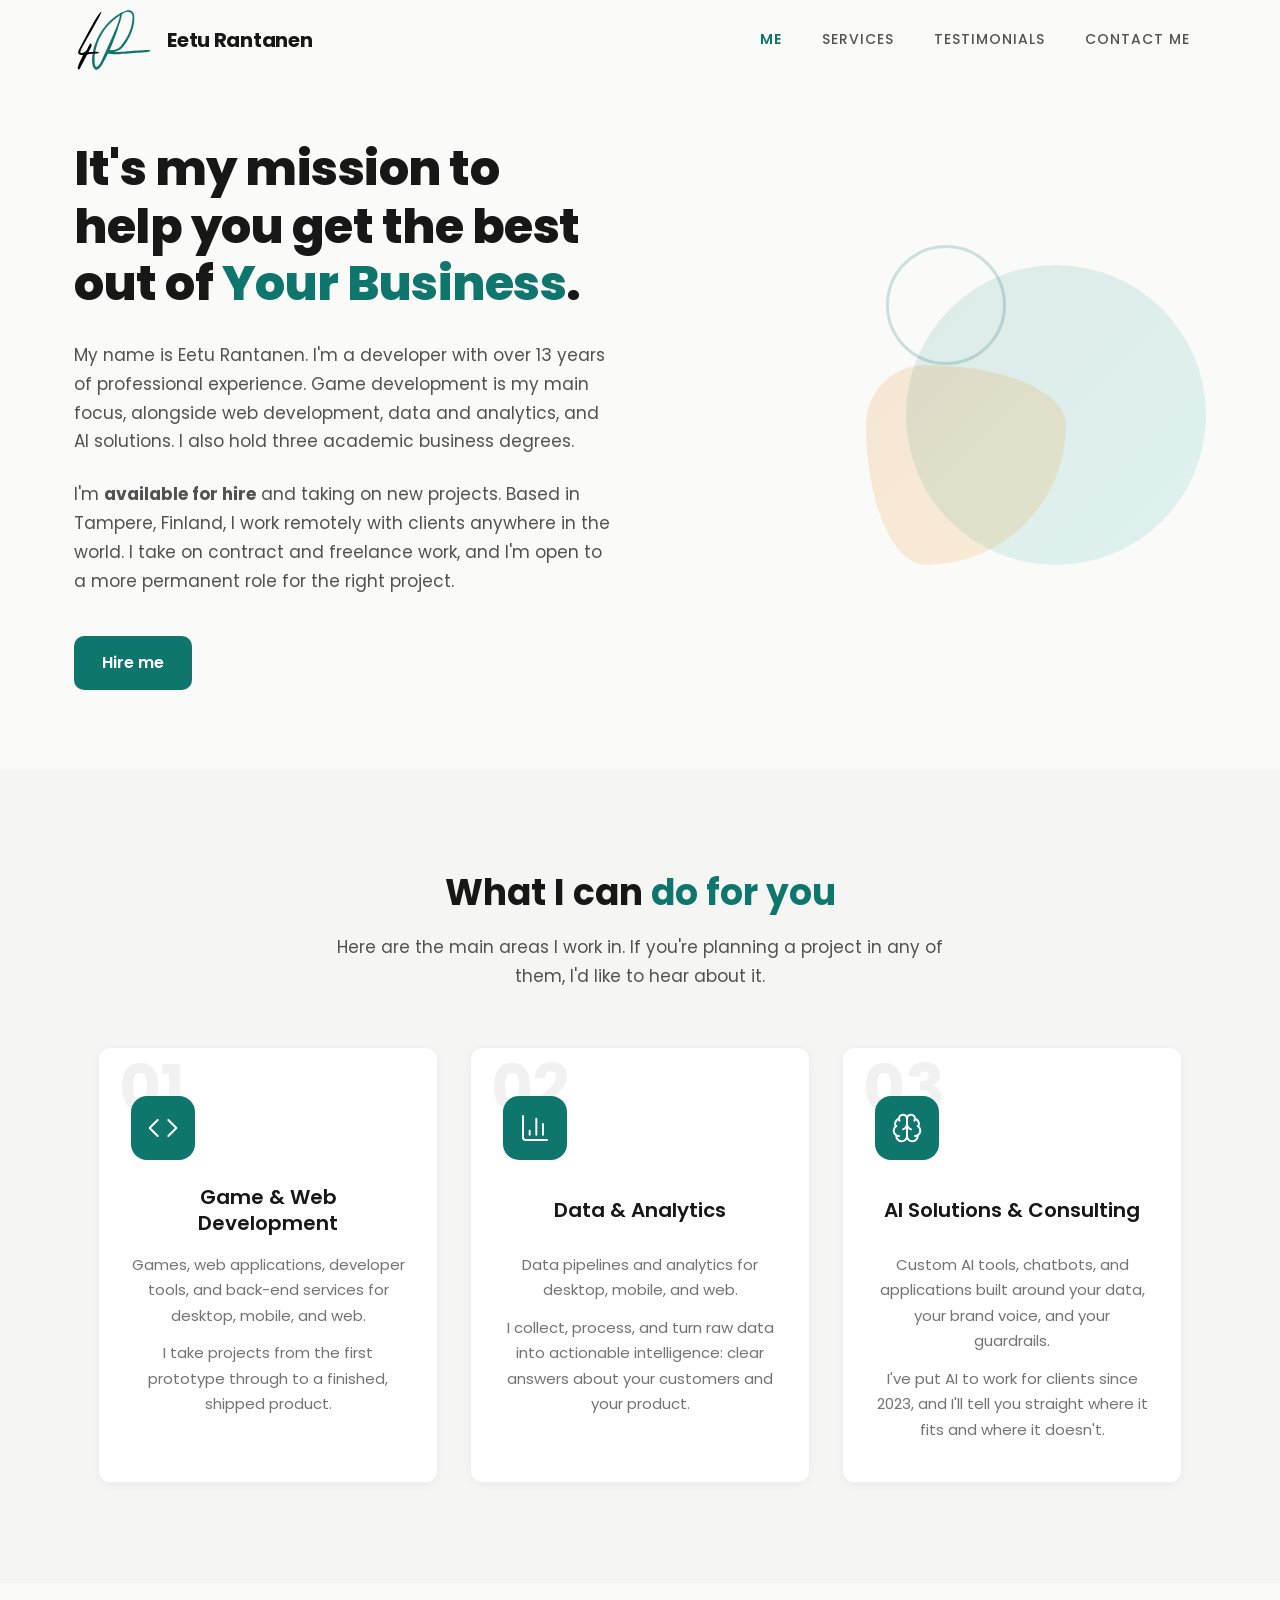
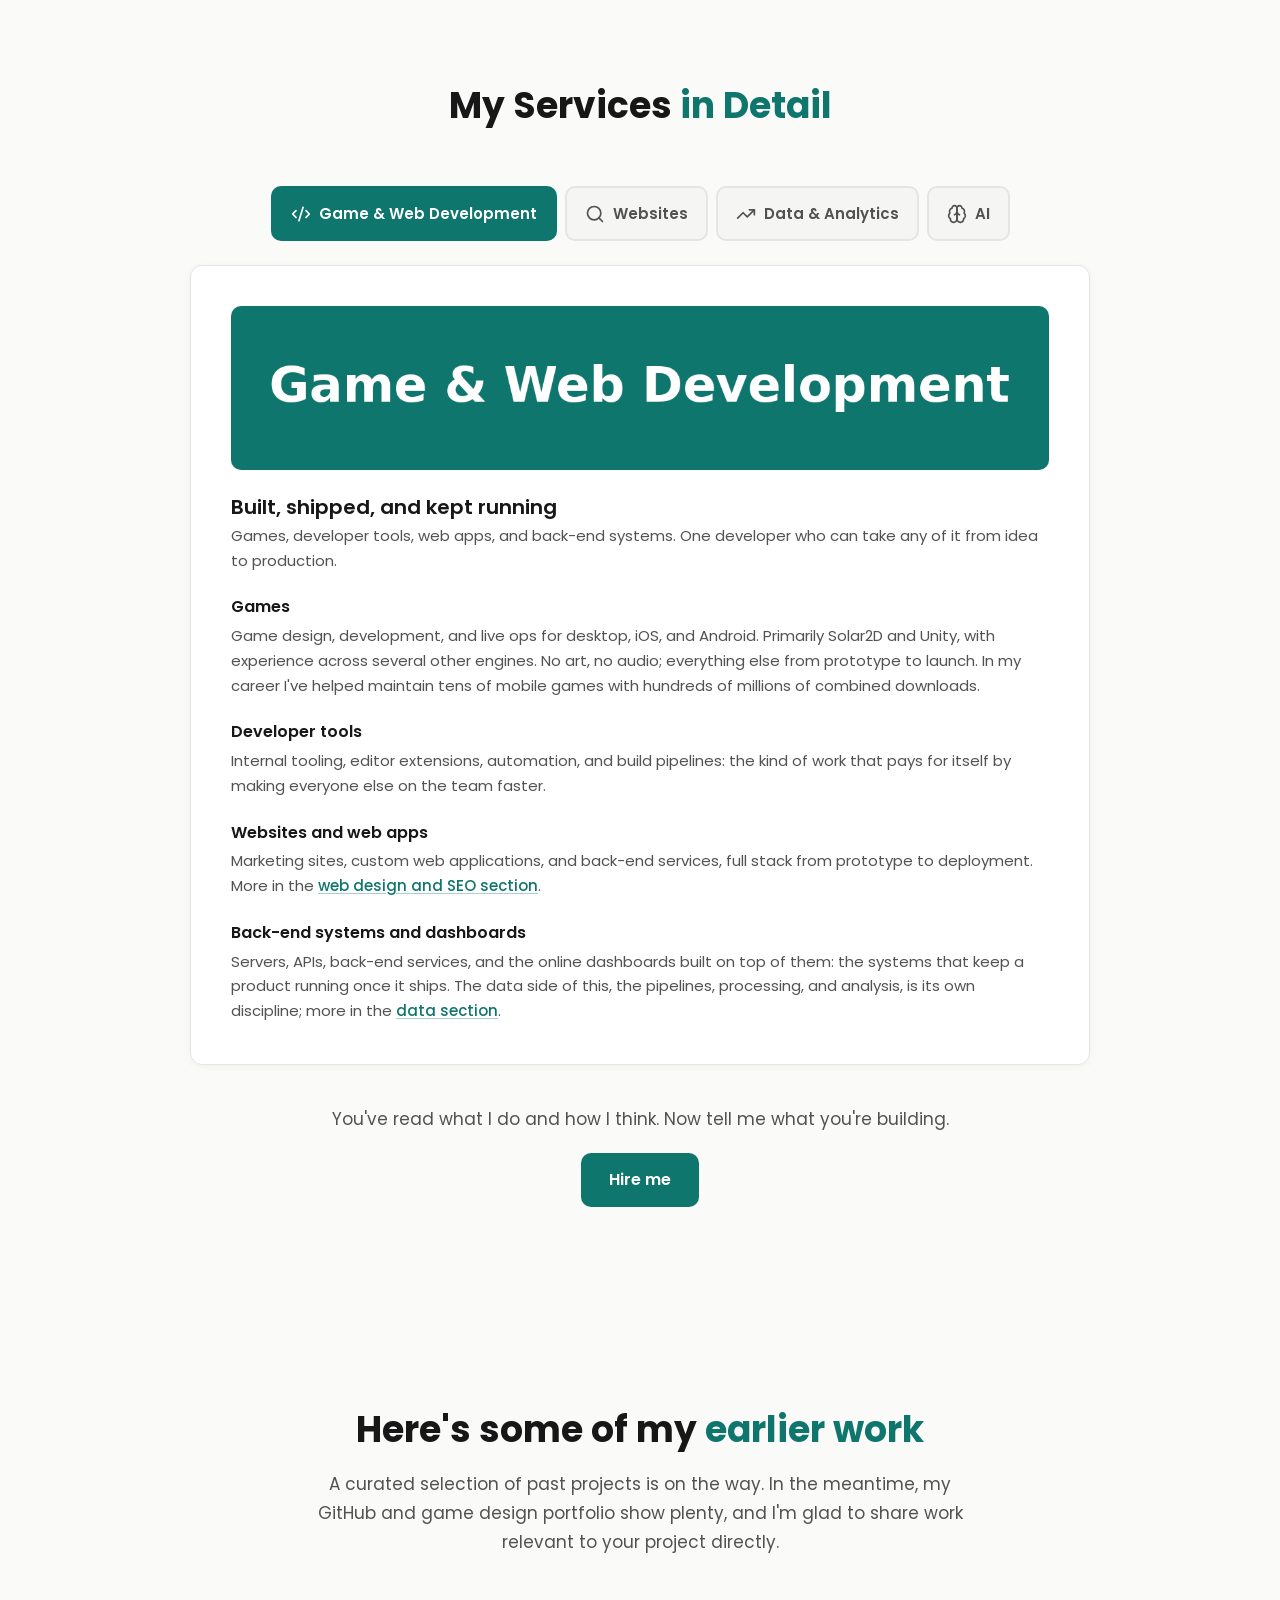
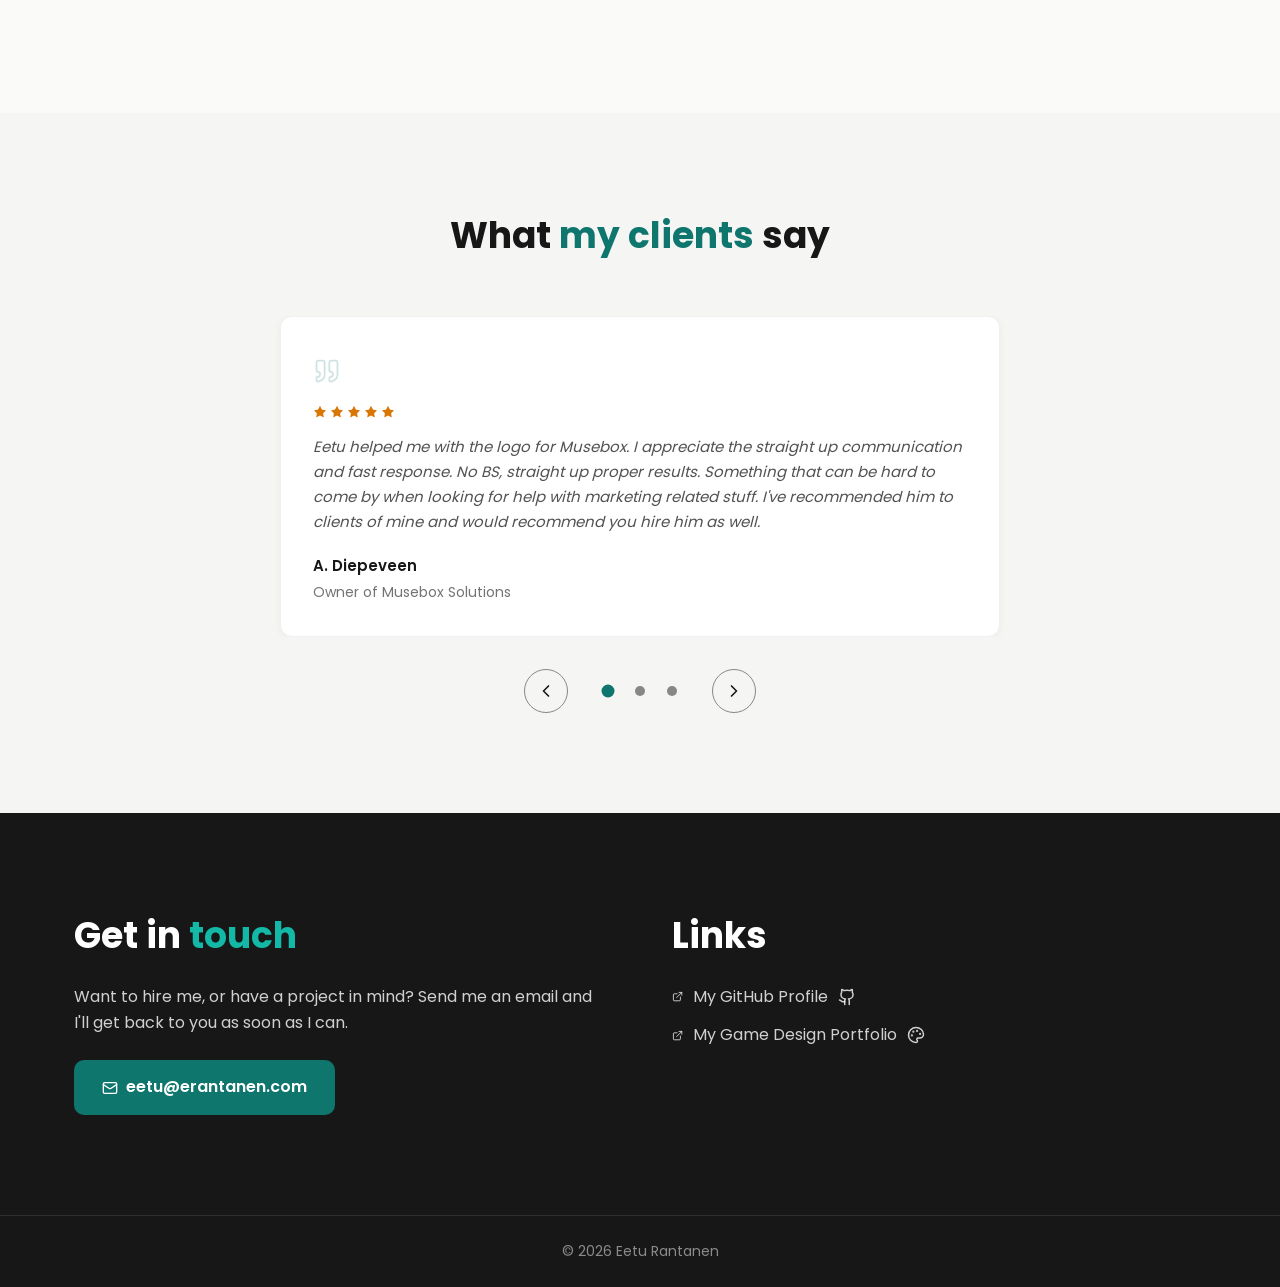
<file: index.html>
<!doctype html>
<html lang="en">
	<head>
		<meta charset="UTF-8" />
		<meta name="viewport" content="width=device-width, initial-scale=1.0" />
		<meta name="description" content="Eetu Rantanen - Game and web development, data and analytics, and AI solutions and consulting. Over 13 years of development and consulting experience." />
		<meta name="author" content="Eetu Rantanen" />
		<meta name="robots" content="index, follow" />
		<link rel="canonical" href="https://www.erantanen.com/" />

		<meta property="og:title" content="Eetu Rantanen - Game, Web, Data &amp; AI Developer for Hire" />
		<meta property="og:description" content="Game and web development, data and analytics, and AI solutions and consulting. Over 13 years of experience." />
		<meta property="og:type" content="website" />
		<meta property="og:url" content="https://www.erantanen.com/" />
		<meta property="og:image" content="https://www.erantanen.com/img/erantanen-share.png" />
		<meta property="og:image:width" content="1200" />
		<meta property="og:image:height" content="630" />
		<meta property="og:image:alt" content="Eetu Rantanen" />
		<meta property="og:locale" content="en_US" />

		<meta name="twitter:card" content="summary_large_image" />
		<meta name="twitter:title" content="Eetu Rantanen - Game, Web, Data &amp; AI Developer for Hire" />
		<meta name="twitter:description" content="Game and web development, data and analytics, and AI solutions and consulting. Over 13 years of experience." />
		<meta name="twitter:image" content="https://www.erantanen.com/img/erantanen-share.png" />
		<meta name="twitter:image:alt" content="Eetu Rantanen" />

		<script type="application/ld+json">
			{
				"@context": "https://schema.org",
				"@graph": [
					{
						"@type": "Person",
						"@id": "https://www.erantanen.com/#eetu-rantanen",
						"name": "Eetu Rantanen",
						"alternateName": "XeduR",
						"givenName": "Eetu",
						"familyName": "Rantanen",
						"url": "https://www.erantanen.com/",
						"image": "https://www.erantanen.com/img/erantanen-share.png",
						"jobTitle": "Software Developer",
						"description": "Freelance software developer with over 13 years of professional experience. Game development is the main focus, alongside web development, data and analytics, and AI solutions and consulting.",
						"email": "eetu@erantanen.com",
						"knowsAbout": [
							"Game development",
							"Web development",
							"Data and analytics",
							"AI solutions and consulting"
						],
						"address": {
							"@type": "PostalAddress",
							"addressLocality": "Tampere",
							"addressCountry": "FI"
						},
						"sameAs": [
							"https://github.com/XeduR/",
							"https://www.xedur.com/"
						]
					},
					{
						"@type": "WebSite",
						"@id": "https://www.erantanen.com/#website",
						"url": "https://www.erantanen.com/",
						"name": "Eetu Rantanen",
						"description": "Game and web development, data and analytics, and AI solutions and consulting. Over 13 years of development and consulting experience.",
						"inLanguage": "en",
						"author": { "@id": "https://www.erantanen.com/#eetu-rantanen" },
						"publisher": { "@id": "https://www.erantanen.com/#eetu-rantanen" }
					}
				]
			}
		</script>

		<link rel="icon" type="image/png" href="img/favicon/favicon-96x96.png" sizes="96x96" />
		<link rel="icon" type="image/svg+xml" href="img/favicon/favicon.svg" />
		<link rel="shortcut icon" href="img/favicon/favicon.ico" />
		<link rel="apple-touch-icon" sizes="180x180" href="img/favicon/apple-touch-icon.png" />
		<meta name="apple-mobile-web-app-title" content="erantanen" />
		<link rel="manifest" href="img/favicon/site.webmanifest" />

		<link rel="stylesheet" href="css/styles.css" />

		<noscript>
			<style>
				.reveal { opacity: 1; transform: none; }
				.menu-toggle { display: none; }
				@media (max-width: 768px) {
					.nav-list {
						display: flex;
						position: static;
						flex-direction: row;
						gap: 4px;
						box-shadow: none;
						background: transparent;
						padding: 0;
					}
					.nav-link {
						padding: 6px 8px;
						font-size: 0.6875rem;
					}
				}
			</style>
		</noscript>

		<title>Eetu Rantanen - Game, Web, Data &amp; AI Developer for Hire</title>
	</head>

	<body>
		<a href="#me" class="skip-link">Skip to main content</a>

		<header class="header">
			<div class="container">
				<a href="#me" class="logo" aria-label="Eetu Rantanen, home">
					<img src="img/eetu-rantanen.svg" alt="" width="79" height="64" />
					<span class="logo-name">Eetu Rantanen</span>
				</a>
				<nav class="nav" aria-label="Main navigation">
					<ul class="nav-list">
						<li><a href="#me" class="nav-link active">Me</a></li>
						<li><a href="#services" class="nav-link">Services</a></li>
						<li><a href="#testimonials" class="nav-link">Testimonials</a></li>
						<li><a href="#contact" class="nav-link">Contact Me</a></li>
					</ul>
					<button type="button" class="menu-toggle" aria-expanded="false" aria-label="Open menu">
						<svg class="icon-menu" xmlns="http://www.w3.org/2000/svg" width="24" height="24" viewBox="0 0 24 24" fill="none" stroke="currentColor" stroke-width="2" stroke-linecap="round" stroke-linejoin="round"><path d="M4 5h16"/><path d="M4 12h16"/><path d="M4 19h16"/></svg>
						<svg class="icon-close" xmlns="http://www.w3.org/2000/svg" width="24" height="24" viewBox="0 0 24 24" fill="none" stroke="currentColor" stroke-width="2" stroke-linecap="round" stroke-linejoin="round"><path d="M18 6 6 18"/><path d="m6 6 12 12"/></svg>
					</button>
				</nav>
			</div>
		</header>

		<main>

			<section id="me" class="hero">
				<div class="container">
					<div class="reveal">
						<div class="hero-text">
							<h1 class="hero-heading">It's my mission to help you get the best out of <span class="accent">Your Business</span>.</h1>
							<p class="hero-bio">My name is Eetu Rantanen. I'm a developer with over 13 years of professional experience. Game development is my main focus, alongside web development, data and analytics, and AI solutions. I also hold three academic business degrees.</p>
							<p class="hero-bio">I'm <strong>available for hire</strong> and taking on new projects. Based in Tampere, Finland, I work remotely with clients anywhere in the world. I take on contract and freelance work, and I'm open to a more permanent role for the right project.</p>
							<a href="#contact" class="cta-button">Hire me</a>
						</div>
					</div>
					<div class="hero-visual" aria-hidden="true">
						<div class="shape1"></div>
						<div class="shape2"></div>
						<div class="shape3"></div>
					</div>
				</div>
			</section>

			<section id="services" class="services">
				<div class="container">
					<div class="reveal">
						<h2 class="services-heading">What I can <span class="accent">do for you</span></h2>
						<p class="services-intro">Here are the main areas I work in. If you're planning a project in any of them, I'd like to hear about it.</p>
					</div>
					<div class="services-grid">
						<div class="reveal" data-delay="0">
							<div class="service-card">
								<span class="service-number">01</span>
								<div class="service-icon-wrap">
									<svg xmlns="http://www.w3.org/2000/svg" width="32" height="32" viewBox="0 0 24 24" fill="none" stroke="currentColor" stroke-width="1.5" stroke-linecap="round" stroke-linejoin="round" aria-hidden="true"><polyline points="16 18 22 12 16 6"/><polyline points="8 6 2 12 8 18"/></svg>
								</div>
								<h3 class="service-card-title">Game & Web Development</h3>
								<p class="service-card-text">Games, web applications, developer tools, and back-end services for desktop, mobile, and web.</p>
								<p class="service-card-text">I take projects from the first prototype through to a finished, shipped product.</p>
							</div>
						</div>
						<div class="reveal" data-delay="100">
							<div class="service-card">
								<span class="service-number">02</span>
								<div class="service-icon-wrap">
									<svg xmlns="http://www.w3.org/2000/svg" width="32" height="32" viewBox="0 0 24 24" fill="none" stroke="currentColor" stroke-width="1.5" stroke-linecap="round" stroke-linejoin="round" aria-hidden="true"><path d="M3 3v16a2 2 0 0 0 2 2h16"/><path d="M18 17V9"/><path d="M13 17V5"/><path d="M8 17v-3"/></svg>
								</div>
								<h3 class="service-card-title">Data & Analytics</h3>
								<p class="service-card-text">Data pipelines and analytics for desktop, mobile, and web.</p>
								<p class="service-card-text">I collect, process, and turn raw data into actionable intelligence: clear answers about your customers and your product.</p>
							</div>
						</div>
						<div class="reveal" data-delay="200">
							<div class="service-card">
								<span class="service-number">03</span>
								<div class="service-icon-wrap">
									<svg xmlns="http://www.w3.org/2000/svg" width="32" height="32" viewBox="0 0 24 24" fill="none" stroke="currentColor" stroke-width="1.5" stroke-linecap="round" stroke-linejoin="round" aria-hidden="true"><path d="M12 5a3 3 0 1 0-5.997.125 4 4 0 0 0-2.526 5.77 4 4 0 0 0 .556 6.588A4 4 0 1 0 12 18Z"/><path d="M12 5a3 3 0 1 1 5.997.125 4 4 0 0 1 2.526 5.77 4 4 0 0 1-.556 6.588A4 4 0 1 1 12 18Z"/><path d="M15 13a4.5 4.5 0 0 1-3-4 4.5 4.5 0 0 1-3 4"/><path d="M17.599 6.5a3 3 0 0 0 .399-1.375"/><path d="M6.003 5.125A3 3 0 0 0 6.401 6.5"/><path d="M3.477 10.896a4 4 0 0 1 .585-.396"/><path d="M19.938 10.5a4 4 0 0 1 .585.396"/><path d="M6 18a4 4 0 0 1-1.967-.516"/><path d="M19.967 17.484A4 4 0 0 1 18 18"/></svg>
								</div>
								<h3 class="service-card-title">AI Solutions & Consulting</h3>
								<p class="service-card-text">Custom AI tools, chatbots, and applications built around your data, your brand voice, and your guardrails.</p>
								<p class="service-card-text">I've put AI to work for clients since 2023, and I'll tell you straight where it fits and where it doesn't.</p>
							</div>
						</div>
					</div>
				</div>
			</section>

			<section class="details">
				<div class="container">
					<div class="reveal">
						<h2 class="details-heading">My Services <span class="accent">in Detail</span></h2>
					</div>
					<div class="reveal">
						<div class="details-tabs">
							<div class="details-tablist" role="tablist" aria-label="Service details">
								<button type="button" role="tab" class="details-tab is-active" id="tab-building" aria-selected="true" aria-controls="panel-building" tabindex="0" data-tab="building">
									<span class="details-tab-icon" aria-hidden="true">
										<svg xmlns="http://www.w3.org/2000/svg" width="20" height="20" viewBox="0 0 24 24" fill="none" stroke="currentColor" stroke-width="2" stroke-linecap="round" stroke-linejoin="round"><path d="m18 16 4-4-4-4"/><path d="m6 8-4 4 4 4"/><path d="m14.5 4-5 16"/></svg>
									</span>
									<span class="details-tab-label">Game &amp; Web Development</span>
								</button>
								<button type="button" role="tab" class="details-tab" id="tab-web" aria-selected="false" aria-controls="panel-web" tabindex="-1" data-tab="web">
									<span class="details-tab-icon" aria-hidden="true">
										<svg xmlns="http://www.w3.org/2000/svg" width="20" height="20" viewBox="0 0 24 24" fill="none" stroke="currentColor" stroke-width="2" stroke-linecap="round" stroke-linejoin="round"><circle cx="11" cy="11" r="8"/><path d="m21 21-4.3-4.3"/></svg>
									</span>
									<span class="details-tab-label">Websites</span>
								</button>
								<button type="button" role="tab" class="details-tab" id="tab-data" aria-selected="false" aria-controls="panel-data" tabindex="-1" data-tab="data">
									<span class="details-tab-icon" aria-hidden="true">
										<svg xmlns="http://www.w3.org/2000/svg" width="20" height="20" viewBox="0 0 24 24" fill="none" stroke="currentColor" stroke-width="2" stroke-linecap="round" stroke-linejoin="round"><path d="M16 7h6v6"/><path d="m22 7-8.5 8.5-5-5L2 17"/></svg>
									</span>
									<span class="details-tab-label">Data &amp; Analytics</span>
								</button>
								<button type="button" role="tab" class="details-tab" id="tab-ai" aria-selected="false" aria-controls="panel-ai" tabindex="-1" data-tab="ai">
									<span class="details-tab-icon" aria-hidden="true">
										<svg xmlns="http://www.w3.org/2000/svg" width="20" height="20" viewBox="0 0 24 24" fill="none" stroke="currentColor" stroke-width="2" stroke-linecap="round" stroke-linejoin="round"><path d="M12 5a3 3 0 1 0-5.997.125 4 4 0 0 0-2.526 5.77 4 4 0 0 0 .556 6.588A4 4 0 1 0 12 18Z"/><path d="M12 5a3 3 0 1 1 5.997.125 4 4 0 0 1 2.526 5.77 4 4 0 0 1-.556 6.588A4 4 0 1 1 12 18Z"/><path d="M15 13a4.5 4.5 0 0 1-3-4 4.5 4.5 0 0 1-3 4"/></svg>
									</span>
									<span class="details-tab-label">AI</span>
								</button>
							</div>
							<div class="details-panels">
								<div role="tabpanel" id="panel-building" aria-labelledby="tab-building" class="details-panel is-active" data-panel="building">
									<img class="detail-banner" src="img/banner-development.png" alt="Game and web development banner" width="1200" height="240" loading="lazy" />
									<h3 class="detail-title">Built, shipped, and kept running</h3>
									<p class="detail-text">Games, developer tools, web apps, and back-end systems. One developer who can take any of it from idea to production.</p>
									<h4 class="detail-subheading">Games</h4>
									<p class="detail-text">Game design, development, and live ops for desktop, iOS, and Android. Primarily Solar2D and Unity, with experience across several other engines. No art, no audio; everything else from prototype to launch. In my career I've helped maintain tens of mobile games with hundreds of millions of combined downloads.</p>
									<h4 class="detail-subheading">Developer tools</h4>
									<p class="detail-text">Internal tooling, editor extensions, automation, and build pipelines: the kind of work that pays for itself by making everyone else on the team faster.</p>
									<h4 class="detail-subheading">Websites and web apps</h4>
									<p class="detail-text">Marketing sites, custom web applications, and back-end services, full stack from prototype to deployment. More in the <button type="button" class="detail-tab-link" data-target-tab="web">web design and SEO section</button>.</p>
									<h4 class="detail-subheading">Back-end systems and dashboards</h4>
									<p class="detail-text">Servers, APIs, back-end services, and the online dashboards built on top of them: the systems that keep a product running once it ships. The data side of this, the pipelines, processing, and analysis, is its own discipline; more in the <button type="button" class="detail-tab-link" data-target-tab="data">data section</button>.</p>
								</div>
								<div role="tabpanel" id="panel-web" aria-labelledby="tab-web" class="details-panel" tabindex="0" data-panel="web" hidden>
									<img class="detail-banner" src="img/banner-websites.png" alt="Websites banner" width="1200" height="240" loading="lazy" />
									<h3 class="detail-title">A website that earns its keep</h3>
									<p class="detail-text">I take on web work selectively, for clients who want it done properly, not just done. That covers web design, technical SEO, usability reviews, and WCAG-compliant accessibility, alongside the development itself.</p>
									<h4 class="detail-subheading">A website needs a purpose</h4>
									<p class="detail-text">Before anything gets designed, the real question is what the site is for. A sales funnel? Lead generation? Educating customers, or building enough trust to close the deal offline? The answer drives every decision after it: structure, copy, what the page asks a visitor to do, what counts as success. A site built without that answer is just decoration. I work the purpose into the design from the start, so the site does its job reliably.</p>
									<h4 class="detail-subheading">If Google can't find your site, neither will your customers</h4>
									<p class="detail-text">A site that doesn't show up in search is invisible. For most small businesses, search is the single biggest path to discovery, and even ads, referrals, and word of mouth usually end with someone Googling your name.</p>
									<h4 class="detail-subheading">There's no shortcut and no "secret"</h4>
									<p class="detail-text">Ignore anyone selling "#1 on Google" or insider tricks; nobody has a back channel to the algorithm. Search engines reward sites that are technically sound, well structured, and genuinely useful, full stop. The tricks age into liabilities the moment the algorithm shifts.</p>
									<h4 class="detail-subheading">Design, performance, accessibility, and SEO are one job</h4>
									<p class="detail-text">Page weight, semantic markup, contrast, heading structure, mobile layout: the same decisions move all of them at once. So I treat them as a single piece of work, priced as one.</p>
								</div>
								<div role="tabpanel" id="panel-data" aria-labelledby="tab-data" class="details-panel" tabindex="0" data-panel="data" hidden>
									<img class="detail-banner" src="img/banner-data.png" alt="Data and analytics banner" width="1200" height="240" loading="lazy" />
									<h3 class="detail-title">Data into decisions, not noise</h3>
									<p class="detail-text">Data done well tells you who your customers are and what to do next. Data done badly is noise, or worse, a regulatory and reputational liability.</p>
									<h4 class="detail-subheading">What I build with data</h4>
									<p class="detail-text">The deliverables are concrete: data pipelines that ingest and transform raw events, analytics dashboards that put the answers in front of the people making decisions, and custom tooling built on Python's data, AI, and ML libraries. I have built and run these for client work and for my own projects, end to end.</p>
									<h4 class="detail-subheading">Data is potential, not an asset</h4>
									<p class="detail-text">Raw events sitting in a database don't move the business. Data becomes an asset only once it's collected, processed, and analysed into something you can act on: who your customers are, what they actually do, which features matter, where the funnel leaks. That conversion is the work I do.</p>
									<h4 class="detail-subheading">Garbage in, garbage out</h4>
									<p class="detail-text">Track the wrong events, mistag them, or capture inconsistent identifiers, and every report built on top inherits the defect. Designing the collection layer well matters as much as the analysis.</p>
									<h4 class="detail-subheading">Knowing what not to track</h4>
									<p class="detail-text">Collecting everything because storage is cheap is a bad default. Every event you capture is something to store, secure, document, and justify to a regulator. This very site is the example: no cookies, no analytics, no trackers, because nothing here would justify them. Sometimes the right amount of data is none.</p>
									<p class="detail-text">If you don't actually process and analyse the data you've collected, and then make data-driven decisions, then you should not collect any data to begin with. It'd just be a liability and a waste of resources.</p>
									<h4 class="detail-subheading">Privacy is non-negotiable</h4>
									<p class="detail-text">Collecting personal data is a commitment: a privacy notice, a lawful basis under GDPR, data subject requests, breach handling, retention limits, processor contracts. None of it is optional.</p>
									<p class="detail-text">AI makes this sharper. Every document, dataset, or transcript fed into an LLM is data leaving your control. That can mean your own corporate secrets, or your customers' personal data, leaking through a tool nobody audited. Privacy now covers what your team hands to AI, not just what you collect from users.</p>
								</div>
								<div role="tabpanel" id="panel-ai" aria-labelledby="tab-ai" class="details-panel" tabindex="0" data-panel="ai" hidden>
									<img class="detail-banner" src="img/banner-ai.png" alt="AI banner" width="1200" height="240" loading="lazy" />
									<h3 class="detail-title">Where AI fits, and where it doesn't</h3>
									<p class="detail-text">I build practical AI: chatbots, assistants, and tooling that does real work. The hard part is rarely the model. It's knowing exactly where AI earns its place and where it's a liability, and that judgement is what you're hiring.</p>
									<h4 class="detail-subheading">Custom chatbots and assistants</h4>
									<p class="detail-text">I build production AI chatbots: customer support, internal Q&amp;A over your own documents, lead capture, guided onboarding. Built around your data, your brand voice, and your guardrails. Not a generic ChatGPT box; an assistant that knows your product and stays in its lane.</p>
									<h4 class="detail-subheading">Claude workflows and AI tooling</h4>
									<p class="detail-text">AI inside the engineering process itself: agent-driven research, data extraction pipelines, document understanding, code generation and review, automated quality checks. Tooling that compounds your team's output, not the kind that just demos well.</p>
									<h4 class="detail-subheading">Scoping it right is half the work</h4>
									<p class="detail-text">AI is a pattern-matching engine, not a thinking machine. It's superb with language and messy data, and unreliable anywhere a confident wrong answer carries real cost: audit-grade certainty, legal liability, decisions you can't verify. Knowing that line, and scoping a project to stay on the right side of it, is most of what separates an AI project that ships from one that quietly fails.</p>
									<h4 class="detail-subheading">AI should empower people, not replace them</h4>
									<p class="detail-text">I build AI to make a team faster and cheaper to run, not smaller: a force multiplier for the people you already have. I won't take on work whose goal is to cut staff, or to put a number on a layoff that's already been decided. AI also carries real costs that never reach the invoice: an environmental footprint, social consequences, ethical questions with no clean answers. If you want your people to do more, not to have fewer of them, that's the work I want.</p>
								</div>
							</div>
						</div>
					</div>
					<div class="reveal">
						<div class="details-cta">
							<p class="details-cta-text">You've read what I do and how I think. Now tell me what you're building.</p>
							<a href="#contact" class="cta-button">Hire me</a>
						</div>
					</div>
				</div>
			</section>

			<section id="work" class="work">
				<div class="container">
					<div class="reveal">
						<h2 class="work-heading">Here's some of my <span class="accent">earlier work</span></h2>
						<p class="services-intro">A curated selection of past projects is on the way. In the meantime, my GitHub and game design portfolio show plenty, and I'm glad to share work relevant to your project directly.</p>
					</div>
				</div>
			</section>

			<section id="testimonials" class="testimonials">
				<div class="container">
					<div class="reveal">
						<h2 class="testimonials-heading">What <span class="accent">my clients</span> say</h2>
					</div>
					<div class="reveal" data-delay="80">
						<div class="testimonials-carousel" role="group" aria-roledescription="carousel" aria-label="Client testimonials">
							<div class="testimonials-viewport">
								<ul class="testimonials-track">
									<li class="testimonial-slide" aria-roledescription="slide" aria-label="1 of 3">
										<div class="testimonial-card">
											<svg class="testimonial-quote-icon" xmlns="http://www.w3.org/2000/svg" width="28" height="28" viewBox="0 0 24 24" fill="none" stroke="currentColor" stroke-width="1.5" stroke-linecap="round" stroke-linejoin="round" aria-hidden="true"><path d="M16 3a2 2 0 0 0-2 2v6a2 2 0 0 0 2 2 1 1 0 0 1 1 1v1a2 2 0 0 1-2 2 1 1 0 0 0-1 1v2a1 1 0 0 0 1 1 6 6 0 0 0 6-6V5a2 2 0 0 0-2-2z"/><path d="M5 3a2 2 0 0 0-2 2v6a2 2 0 0 0 2 2 1 1 0 0 1 1 1v1a2 2 0 0 1-2 2 1 1 0 0 0-1 1v2a1 1 0 0 0 1 1 6 6 0 0 0 6-6V5a2 2 0 0 0-2-2z"/></svg>
											<div class="testimonial-stars" aria-hidden="true">
												<svg xmlns="http://www.w3.org/2000/svg" width="14" height="14" viewBox="0 0 24 24" fill="currentColor" stroke-width="0"><path d="M11.525 2.295a.53.53 0 0 1 .95 0l2.31 4.679a2.123 2.123 0 0 0 1.595 1.16l5.166.756a.53.53 0 0 1 .294.904l-3.736 3.638a2.123 2.123 0 0 0-.611 1.878l.882 5.14a.53.53 0 0 1-.771.56l-4.618-2.428a2.122 2.122 0 0 0-1.973 0L6.396 21.01a.53.53 0 0 1-.77-.56l.881-5.139a2.122 2.122 0 0 0-.611-1.879L2.16 9.795a.53.53 0 0 1 .294-.906l5.165-.755a2.122 2.122 0 0 0 1.597-1.16z"/></svg>
												<svg xmlns="http://www.w3.org/2000/svg" width="14" height="14" viewBox="0 0 24 24" fill="currentColor" stroke-width="0"><path d="M11.525 2.295a.53.53 0 0 1 .95 0l2.31 4.679a2.123 2.123 0 0 0 1.595 1.16l5.166.756a.53.53 0 0 1 .294.904l-3.736 3.638a2.123 2.123 0 0 0-.611 1.878l.882 5.14a.53.53 0 0 1-.771.56l-4.618-2.428a2.122 2.122 0 0 0-1.973 0L6.396 21.01a.53.53 0 0 1-.77-.56l.881-5.139a2.122 2.122 0 0 0-.611-1.879L2.16 9.795a.53.53 0 0 1 .294-.906l5.165-.755a2.122 2.122 0 0 0 1.597-1.16z"/></svg>
												<svg xmlns="http://www.w3.org/2000/svg" width="14" height="14" viewBox="0 0 24 24" fill="currentColor" stroke-width="0"><path d="M11.525 2.295a.53.53 0 0 1 .95 0l2.31 4.679a2.123 2.123 0 0 0 1.595 1.16l5.166.756a.53.53 0 0 1 .294.904l-3.736 3.638a2.123 2.123 0 0 0-.611 1.878l.882 5.14a.53.53 0 0 1-.771.56l-4.618-2.428a2.122 2.122 0 0 0-1.973 0L6.396 21.01a.53.53 0 0 1-.77-.56l.881-5.139a2.122 2.122 0 0 0-.611-1.879L2.16 9.795a.53.53 0 0 1 .294-.906l5.165-.755a2.122 2.122 0 0 0 1.597-1.16z"/></svg>
												<svg xmlns="http://www.w3.org/2000/svg" width="14" height="14" viewBox="0 0 24 24" fill="currentColor" stroke-width="0"><path d="M11.525 2.295a.53.53 0 0 1 .95 0l2.31 4.679a2.123 2.123 0 0 0 1.595 1.16l5.166.756a.53.53 0 0 1 .294.904l-3.736 3.638a2.123 2.123 0 0 0-.611 1.878l.882 5.14a.53.53 0 0 1-.771.56l-4.618-2.428a2.122 2.122 0 0 0-1.973 0L6.396 21.01a.53.53 0 0 1-.77-.56l.881-5.139a2.122 2.122 0 0 0-.611-1.879L2.16 9.795a.53.53 0 0 1 .294-.906l5.165-.755a2.122 2.122 0 0 0 1.597-1.16z"/></svg>
												<svg xmlns="http://www.w3.org/2000/svg" width="14" height="14" viewBox="0 0 24 24" fill="currentColor" stroke-width="0"><path d="M11.525 2.295a.53.53 0 0 1 .95 0l2.31 4.679a2.123 2.123 0 0 0 1.595 1.16l5.166.756a.53.53 0 0 1 .294.904l-3.736 3.638a2.123 2.123 0 0 0-.611 1.878l.882 5.14a.53.53 0 0 1-.771.56l-4.618-2.428a2.122 2.122 0 0 0-1.973 0L6.396 21.01a.53.53 0 0 1-.77-.56l.881-5.139a2.122 2.122 0 0 0-.611-1.879L2.16 9.795a.53.53 0 0 1 .294-.906l5.165-.755a2.122 2.122 0 0 0 1.597-1.16z"/></svg>
											</div>
											<p class="testimonial-quote">Eetu helped me with the logo for Musebox. I appreciate the straight up communication and fast response. No BS, straight up proper results. Something that can be hard to come by when looking for help with marketing related stuff. I've recommended him to clients of mine and would recommend you hire him as well.</p>
											<div class="testimonial-author">
												<span class="testimonial-name">A. Diepeveen</span>
												<span class="testimonial-role">Owner of Musebox Solutions</span>
											</div>
										</div>
									</li>
									<li class="testimonial-slide" aria-roledescription="slide" aria-label="2 of 3">
										<div class="testimonial-card">
											<svg class="testimonial-quote-icon" xmlns="http://www.w3.org/2000/svg" width="28" height="28" viewBox="0 0 24 24" fill="none" stroke="currentColor" stroke-width="1.5" stroke-linecap="round" stroke-linejoin="round" aria-hidden="true"><path d="M16 3a2 2 0 0 0-2 2v6a2 2 0 0 0 2 2 1 1 0 0 1 1 1v1a2 2 0 0 1-2 2 1 1 0 0 0-1 1v2a1 1 0 0 0 1 1 6 6 0 0 0 6-6V5a2 2 0 0 0-2-2z"/><path d="M5 3a2 2 0 0 0-2 2v6a2 2 0 0 0 2 2 1 1 0 0 1 1 1v1a2 2 0 0 1-2 2 1 1 0 0 0-1 1v2a1 1 0 0 0 1 1 6 6 0 0 0 6-6V5a2 2 0 0 0-2-2z"/></svg>
											<div class="testimonial-stars" aria-hidden="true">
												<svg xmlns="http://www.w3.org/2000/svg" width="14" height="14" viewBox="0 0 24 24" fill="currentColor" stroke-width="0"><path d="M11.525 2.295a.53.53 0 0 1 .95 0l2.31 4.679a2.123 2.123 0 0 0 1.595 1.16l5.166.756a.53.53 0 0 1 .294.904l-3.736 3.638a2.123 2.123 0 0 0-.611 1.878l.882 5.14a.53.53 0 0 1-.771.56l-4.618-2.428a2.122 2.122 0 0 0-1.973 0L6.396 21.01a.53.53 0 0 1-.77-.56l.881-5.139a2.122 2.122 0 0 0-.611-1.879L2.16 9.795a.53.53 0 0 1 .294-.906l5.165-.755a2.122 2.122 0 0 0 1.597-1.16z"/></svg>
												<svg xmlns="http://www.w3.org/2000/svg" width="14" height="14" viewBox="0 0 24 24" fill="currentColor" stroke-width="0"><path d="M11.525 2.295a.53.53 0 0 1 .95 0l2.31 4.679a2.123 2.123 0 0 0 1.595 1.16l5.166.756a.53.53 0 0 1 .294.904l-3.736 3.638a2.123 2.123 0 0 0-.611 1.878l.882 5.14a.53.53 0 0 1-.771.56l-4.618-2.428a2.122 2.122 0 0 0-1.973 0L6.396 21.01a.53.53 0 0 1-.77-.56l.881-5.139a2.122 2.122 0 0 0-.611-1.879L2.16 9.795a.53.53 0 0 1 .294-.906l5.165-.755a2.122 2.122 0 0 0 1.597-1.16z"/></svg>
												<svg xmlns="http://www.w3.org/2000/svg" width="14" height="14" viewBox="0 0 24 24" fill="currentColor" stroke-width="0"><path d="M11.525 2.295a.53.53 0 0 1 .95 0l2.31 4.679a2.123 2.123 0 0 0 1.595 1.16l5.166.756a.53.53 0 0 1 .294.904l-3.736 3.638a2.123 2.123 0 0 0-.611 1.878l.882 5.14a.53.53 0 0 1-.771.56l-4.618-2.428a2.122 2.122 0 0 0-1.973 0L6.396 21.01a.53.53 0 0 1-.77-.56l.881-5.139a2.122 2.122 0 0 0-.611-1.879L2.16 9.795a.53.53 0 0 1 .294-.906l5.165-.755a2.122 2.122 0 0 0 1.597-1.16z"/></svg>
												<svg xmlns="http://www.w3.org/2000/svg" width="14" height="14" viewBox="0 0 24 24" fill="currentColor" stroke-width="0"><path d="M11.525 2.295a.53.53 0 0 1 .95 0l2.31 4.679a2.123 2.123 0 0 0 1.595 1.16l5.166.756a.53.53 0 0 1 .294.904l-3.736 3.638a2.123 2.123 0 0 0-.611 1.878l.882 5.14a.53.53 0 0 1-.771.56l-4.618-2.428a2.122 2.122 0 0 0-1.973 0L6.396 21.01a.53.53 0 0 1-.77-.56l.881-5.139a2.122 2.122 0 0 0-.611-1.879L2.16 9.795a.53.53 0 0 1 .294-.906l5.165-.755a2.122 2.122 0 0 0 1.597-1.16z"/></svg>
												<svg xmlns="http://www.w3.org/2000/svg" width="14" height="14" viewBox="0 0 24 24" fill="currentColor" stroke-width="0"><path d="M11.525 2.295a.53.53 0 0 1 .95 0l2.31 4.679a2.123 2.123 0 0 0 1.595 1.16l5.166.756a.53.53 0 0 1 .294.904l-3.736 3.638a2.123 2.123 0 0 0-.611 1.878l.882 5.14a.53.53 0 0 1-.771.56l-4.618-2.428a2.122 2.122 0 0 0-1.973 0L6.396 21.01a.53.53 0 0 1-.77-.56l.881-5.139a2.122 2.122 0 0 0-.611-1.879L2.16 9.795a.53.53 0 0 1 .294-.906l5.165-.755a2.122 2.122 0 0 0 1.597-1.16z"/></svg>
											</div>
											<p class="testimonial-quote">Working with Eetu was a great experience! He took the time to understand my vision instead of trying to redirect it while providing valuable feedback to help me further develop it. He was also very quick to work and responsive during the process including providing updates and fixing bugs. Highly recommended!</p>
											<div class="testimonial-author">
												<span class="testimonial-name">I. Kronstad</span>
												<span class="testimonial-role">Owner of Kronstad Inc.</span>
											</div>
										</div>
									</li>
									<li class="testimonial-slide" aria-roledescription="slide" aria-label="3 of 3">
										<div class="testimonial-card">
											<svg class="testimonial-quote-icon" xmlns="http://www.w3.org/2000/svg" width="28" height="28" viewBox="0 0 24 24" fill="none" stroke="currentColor" stroke-width="1.5" stroke-linecap="round" stroke-linejoin="round" aria-hidden="true"><path d="M16 3a2 2 0 0 0-2 2v6a2 2 0 0 0 2 2 1 1 0 0 1 1 1v1a2 2 0 0 1-2 2 1 1 0 0 0-1 1v2a1 1 0 0 0 1 1 6 6 0 0 0 6-6V5a2 2 0 0 0-2-2z"/><path d="M5 3a2 2 0 0 0-2 2v6a2 2 0 0 0 2 2 1 1 0 0 1 1 1v1a2 2 0 0 1-2 2 1 1 0 0 0-1 1v2a1 1 0 0 0 1 1 6 6 0 0 0 6-6V5a2 2 0 0 0-2-2z"/></svg>
											<div class="testimonial-stars" aria-hidden="true">
												<svg xmlns="http://www.w3.org/2000/svg" width="14" height="14" viewBox="0 0 24 24" fill="currentColor" stroke-width="0"><path d="M11.525 2.295a.53.53 0 0 1 .95 0l2.31 4.679a2.123 2.123 0 0 0 1.595 1.16l5.166.756a.53.53 0 0 1 .294.904l-3.736 3.638a2.123 2.123 0 0 0-.611 1.878l.882 5.14a.53.53 0 0 1-.771.56l-4.618-2.428a2.122 2.122 0 0 0-1.973 0L6.396 21.01a.53.53 0 0 1-.77-.56l.881-5.139a2.122 2.122 0 0 0-.611-1.879L2.16 9.795a.53.53 0 0 1 .294-.906l5.165-.755a2.122 2.122 0 0 0 1.597-1.16z"/></svg>
												<svg xmlns="http://www.w3.org/2000/svg" width="14" height="14" viewBox="0 0 24 24" fill="currentColor" stroke-width="0"><path d="M11.525 2.295a.53.53 0 0 1 .95 0l2.31 4.679a2.123 2.123 0 0 0 1.595 1.16l5.166.756a.53.53 0 0 1 .294.904l-3.736 3.638a2.123 2.123 0 0 0-.611 1.878l.882 5.14a.53.53 0 0 1-.771.56l-4.618-2.428a2.122 2.122 0 0 0-1.973 0L6.396 21.01a.53.53 0 0 1-.77-.56l.881-5.139a2.122 2.122 0 0 0-.611-1.879L2.16 9.795a.53.53 0 0 1 .294-.906l5.165-.755a2.122 2.122 0 0 0 1.597-1.16z"/></svg>
												<svg xmlns="http://www.w3.org/2000/svg" width="14" height="14" viewBox="0 0 24 24" fill="currentColor" stroke-width="0"><path d="M11.525 2.295a.53.53 0 0 1 .95 0l2.31 4.679a2.123 2.123 0 0 0 1.595 1.16l5.166.756a.53.53 0 0 1 .294.904l-3.736 3.638a2.123 2.123 0 0 0-.611 1.878l.882 5.14a.53.53 0 0 1-.771.56l-4.618-2.428a2.122 2.122 0 0 0-1.973 0L6.396 21.01a.53.53 0 0 1-.77-.56l.881-5.139a2.122 2.122 0 0 0-.611-1.879L2.16 9.795a.53.53 0 0 1 .294-.906l5.165-.755a2.122 2.122 0 0 0 1.597-1.16z"/></svg>
												<svg xmlns="http://www.w3.org/2000/svg" width="14" height="14" viewBox="0 0 24 24" fill="currentColor" stroke-width="0"><path d="M11.525 2.295a.53.53 0 0 1 .95 0l2.31 4.679a2.123 2.123 0 0 0 1.595 1.16l5.166.756a.53.53 0 0 1 .294.904l-3.736 3.638a2.123 2.123 0 0 0-.611 1.878l.882 5.14a.53.53 0 0 1-.771.56l-4.618-2.428a2.122 2.122 0 0 0-1.973 0L6.396 21.01a.53.53 0 0 1-.77-.56l.881-5.139a2.122 2.122 0 0 0-.611-1.879L2.16 9.795a.53.53 0 0 1 .294-.906l5.165-.755a2.122 2.122 0 0 0 1.597-1.16z"/></svg>
												<svg xmlns="http://www.w3.org/2000/svg" width="14" height="14" viewBox="0 0 24 24" fill="currentColor" stroke-width="0"><path d="M11.525 2.295a.53.53 0 0 1 .95 0l2.31 4.679a2.123 2.123 0 0 0 1.595 1.16l5.166.756a.53.53 0 0 1 .294.904l-3.736 3.638a2.123 2.123 0 0 0-.611 1.878l.882 5.14a.53.53 0 0 1-.771.56l-4.618-2.428a2.122 2.122 0 0 0-1.973 0L6.396 21.01a.53.53 0 0 1-.77-.56l.881-5.139a2.122 2.122 0 0 0-.611-1.879L2.16 9.795a.53.53 0 0 1 .294-.906l5.165-.755a2.122 2.122 0 0 0 1.597-1.16z"/></svg>
											</div>
											<p class="testimonial-quote">Eetu has worked with us for over 13 years already. The quality of service has been of high quality and comprehensive from designing our websites, as well as creating, maintaining and optimising them. His customer service is quick and agreed upon schedules hold, and the end results are excellent! Highly recommended!</p>
											<div class="testimonial-author">
												<span class="testimonial-name">T. Surakka</span>
												<span class="testimonial-role">CEO of Kissanmaa Driving Academy</span>
											</div>
										</div>
									</li>
								</ul>
							</div>
							<div class="testimonials-nav">
								<button type="button" class="testimonials-arrow testimonials-arrow-prev" aria-label="Previous testimonial">
									<svg xmlns="http://www.w3.org/2000/svg" width="20" height="20" viewBox="0 0 24 24" fill="none" stroke="currentColor" stroke-width="2" stroke-linecap="round" stroke-linejoin="round"><polyline points="15 18 9 12 15 6"/></svg>
								</button>
								<ol class="testimonials-dots" aria-label="Testimonial indicator">
									<li><button type="button" class="testimonials-dot is-active" aria-label="Go to testimonial 1" aria-current="true" data-index="0"></button></li>
									<li><button type="button" class="testimonials-dot" aria-label="Go to testimonial 2" data-index="1"></button></li>
									<li><button type="button" class="testimonials-dot" aria-label="Go to testimonial 3" data-index="2"></button></li>
								</ol>
								<button type="button" class="testimonials-arrow testimonials-arrow-next" aria-label="Next testimonial">
									<svg xmlns="http://www.w3.org/2000/svg" width="20" height="20" viewBox="0 0 24 24" fill="none" stroke="currentColor" stroke-width="2" stroke-linecap="round" stroke-linejoin="round"><polyline points="9 18 15 12 9 6"/></svg>
								</button>
							</div>
						</div>
					</div>
				</div>
			</section>

		</main>

		<footer id="contact" class="footer">
			<div class="container">
				<div class="footer-content">
					<div class="footer-main">
						<h2 class="footer-heading">Get in <span class="accent">touch</span></h2>
						<p class="footer-text">Want to hire me, or have a project in mind? Send me an email and I'll get back to you as soon as I can.</p>
						<a href="mailto:eetu@erantanen.com?subject=Contact request" class="cta-button">
							<svg xmlns="http://www.w3.org/2000/svg" width="16" height="16" viewBox="0 0 24 24" fill="none" stroke="currentColor" stroke-width="2" stroke-linecap="round" stroke-linejoin="round" aria-hidden="true"><path d="m22 7-8.991 5.727a2 2 0 0 1-2.009 0L2 7"/><rect x="2" y="4" width="20" height="16" rx="2"/></svg>
							eetu@erantanen.com
						</a>
					</div>
					<div class="footer-links">
						<h2 class="footer-heading">Links</h2>
						<ul class="footer-link-list">
							<li>
								<a href="https://github.com/XeduR/" class="footer-link" target="_blank" rel="noopener noreferrer">
									<svg class="link-icon" xmlns="http://www.w3.org/2000/svg" viewBox="0 0 24 24" aria-hidden="true"><path d="M18 13v6a2 2 0 0 1-2 2H5a2 2 0 0 1-2-2V8a2 2 0 0 1 2-2h6"/><polyline points="15 3 21 3 21 9"/><line x1="10" y1="14" x2="21" y2="3"/></svg>
									<span class="footer-link-text">My GitHub Profile</span>
									<span class="visually-hidden"> (opens in new tab)</span>
									<svg class="footer-link-brand" xmlns="http://www.w3.org/2000/svg" width="18" height="18" viewBox="0 0 24 24" fill="none" stroke="currentColor" stroke-width="2" stroke-linecap="round" stroke-linejoin="round" aria-hidden="true"><path d="M15 22v-4a4.8 4.8 0 0 0-1-3.5c3 0 6-2 6-5.5.08-1.25-.27-2.48-1-3.5.28-1.15.28-2.35 0-3.5 0 0-1 0-3 1.5-2.64-.5-5.36-.5-8 0C6 2 5 2 5 2c-.3 1.15-.3 2.35 0 3.5A5.403 5.403 0 0 0 4 9c0 3.5 3 5.5 6 5.5-.39.49-.68 1.05-.85 1.65-.17.6-.22 1.23-.15 1.85v4"/><path d="M9 18c-4.51 2-5-2-7-2"/></svg>
								</a>
							</li>
							<li>
								<a href="https://www.xedur.com/" class="footer-link" target="_blank" rel="noopener noreferrer">
									<svg class="link-icon" xmlns="http://www.w3.org/2000/svg" viewBox="0 0 24 24" aria-hidden="true"><path d="M18 13v6a2 2 0 0 1-2 2H5a2 2 0 0 1-2-2V8a2 2 0 0 1 2-2h6"/><polyline points="15 3 21 3 21 9"/><line x1="10" y1="14" x2="21" y2="3"/></svg>
									<span class="footer-link-text">My Game Design Portfolio</span>
									<span class="visually-hidden"> (opens in new tab)</span>
									<svg class="footer-link-brand" xmlns="http://www.w3.org/2000/svg" width="18" height="18" viewBox="0 0 24 24" fill="none" stroke="currentColor" stroke-width="2" stroke-linecap="round" stroke-linejoin="round" aria-hidden="true"><path d="M12 22a1 1 0 0 1 0-20 10 9 0 0 1 10 9 5 5 0 0 1-5 5h-2.25a1.75 1.75 0 0 0-1.4 2.8l.3.4a1.75 1.75 0 0 1-1.4 2.8z"/><circle cx="13.5" cy="6.5" r=".5" fill="currentColor"/><circle cx="17.5" cy="10.5" r=".5" fill="currentColor"/><circle cx="6.5" cy="12.5" r=".5" fill="currentColor"/><circle cx="8.5" cy="7.5" r=".5" fill="currentColor"/></svg>
								</a>
							</li>
						</ul>
					</div>
				</div>
			</div>
			<div class="footer-bar">
				<div class="container">
					<p class="copyright">&copy; 2026 Eetu Rantanen</p>
				</div>
			</div>
		</footer>

		<script src="js/main.js"></script>
	</body>
</html>
</file>
<file: css/styles.css>
/* Fonts (self-hosted Poppins, latin + latin-ext subsets) */

@font-face {
	font-family: "Poppins";
	font-style: normal;
	font-weight: 400;
	font-display: swap;
	src: url("../fonts/poppins-400-latin.woff2") format("woff2");
	unicode-range: U+0000-00FF, U+0131, U+0152-0153, U+02BB-02BC, U+02C6, U+02DA, U+02DC, U+0304, U+0308, U+0329, U+2000-206F, U+20AC, U+2122, U+2191, U+2193, U+2212, U+2215, U+FEFF, U+FFFD;
}
@font-face {
	font-family: "Poppins";
	font-style: normal;
	font-weight: 400;
	font-display: swap;
	src: url("../fonts/poppins-400-latin-ext.woff2") format("woff2");
	unicode-range: U+0100-02BA, U+02BD-02C5, U+02C7-02CC, U+02CE-02D7, U+02DD-02FF, U+0304, U+0308, U+0329, U+1D00-1DBF, U+1E00-1E9F, U+1EF2-1EFF, U+2020, U+20A0-20AB, U+20AD-20C0, U+2113, U+2C60-2C7F, U+A720-A7FF;
}
@font-face {
	font-family: "Poppins";
	font-style: normal;
	font-weight: 500;
	font-display: swap;
	src: url("../fonts/poppins-500-latin.woff2") format("woff2");
	unicode-range: U+0000-00FF, U+0131, U+0152-0153, U+02BB-02BC, U+02C6, U+02DA, U+02DC, U+0304, U+0308, U+0329, U+2000-206F, U+20AC, U+2122, U+2191, U+2193, U+2212, U+2215, U+FEFF, U+FFFD;
}
@font-face {
	font-family: "Poppins";
	font-style: normal;
	font-weight: 500;
	font-display: swap;
	src: url("../fonts/poppins-500-latin-ext.woff2") format("woff2");
	unicode-range: U+0100-02BA, U+02BD-02C5, U+02C7-02CC, U+02CE-02D7, U+02DD-02FF, U+0304, U+0308, U+0329, U+1D00-1DBF, U+1E00-1E9F, U+1EF2-1EFF, U+2020, U+20A0-20AB, U+20AD-20C0, U+2113, U+2C60-2C7F, U+A720-A7FF;
}
@font-face {
	font-family: "Poppins";
	font-style: normal;
	font-weight: 600;
	font-display: swap;
	src: url("../fonts/poppins-600-latin.woff2") format("woff2");
	unicode-range: U+0000-00FF, U+0131, U+0152-0153, U+02BB-02BC, U+02C6, U+02DA, U+02DC, U+0304, U+0308, U+0329, U+2000-206F, U+20AC, U+2122, U+2191, U+2193, U+2212, U+2215, U+FEFF, U+FFFD;
}
@font-face {
	font-family: "Poppins";
	font-style: normal;
	font-weight: 600;
	font-display: swap;
	src: url("../fonts/poppins-600-latin-ext.woff2") format("woff2");
	unicode-range: U+0100-02BA, U+02BD-02C5, U+02C7-02CC, U+02CE-02D7, U+02DD-02FF, U+0304, U+0308, U+0329, U+1D00-1DBF, U+1E00-1E9F, U+1EF2-1EFF, U+2020, U+20A0-20AB, U+20AD-20C0, U+2113, U+2C60-2C7F, U+A720-A7FF;
}
@font-face {
	font-family: "Poppins";
	font-style: normal;
	font-weight: 700;
	font-display: swap;
	src: url("../fonts/poppins-700-latin.woff2") format("woff2");
	unicode-range: U+0000-00FF, U+0131, U+0152-0153, U+02BB-02BC, U+02C6, U+02DA, U+02DC, U+0304, U+0308, U+0329, U+2000-206F, U+20AC, U+2122, U+2191, U+2193, U+2212, U+2215, U+FEFF, U+FFFD;
}
@font-face {
	font-family: "Poppins";
	font-style: normal;
	font-weight: 700;
	font-display: swap;
	src: url("../fonts/poppins-700-latin-ext.woff2") format("woff2");
	unicode-range: U+0100-02BA, U+02BD-02C5, U+02C7-02CC, U+02CE-02D7, U+02DD-02FF, U+0304, U+0308, U+0329, U+1D00-1DBF, U+1E00-1E9F, U+1EF2-1EFF, U+2020, U+20A0-20AB, U+20AD-20C0, U+2113, U+2C60-2C7F, U+A720-A7FF;
}
@font-face {
	font-family: "Poppins";
	font-style: normal;
	font-weight: 800;
	font-display: swap;
	src: url("../fonts/poppins-800-latin.woff2") format("woff2");
	unicode-range: U+0000-00FF, U+0131, U+0152-0153, U+02BB-02BC, U+02C6, U+02DA, U+02DC, U+0304, U+0308, U+0329, U+2000-206F, U+20AC, U+2122, U+2191, U+2193, U+2212, U+2215, U+FEFF, U+FFFD;
}
@font-face {
	font-family: "Poppins";
	font-style: normal;
	font-weight: 800;
	font-display: swap;
	src: url("../fonts/poppins-800-latin-ext.woff2") format("woff2");
	unicode-range: U+0100-02BA, U+02BD-02C5, U+02C7-02CC, U+02CE-02D7, U+02DD-02FF, U+0304, U+0308, U+0329, U+1D00-1DBF, U+1E00-1E9F, U+1EF2-1EFF, U+2020, U+20A0-20AB, U+20AD-20C0, U+2113, U+2C60-2C7F, U+A720-A7FF;
}

/* Custom properties */

:root {
	--color-primary: #0f766e;
	--color-primary-light: #14b8a6;
	--color-primary-dark: #0c5f58;
	--color-accent: #d97706;
	--color-accent-light: #f59e0b;
	--color-bg: #fafaf9;
	--color-bg-alt: #f5f5f4;
	--color-surface: #ffffff;
	--color-text: #171717;
	--color-text-secondary: #525252;
	--color-text-muted: #737373;
	--color-border: #e5e5e5;
	--color-border-light: #f0f0f0;
	--color-border-strong: #878787;

	--font-family: "Poppins", system-ui, -apple-system, sans-serif;

	--font-size-xs: 0.875rem;
	--font-size-sm: 0.9375rem;
	--font-size-base: 1rem;
	--font-size-md: 1.0625rem;
	--font-size-lg: 1.25rem;
	--font-size-2xl: 2.25rem;
	--font-size-3xl: 3rem;

	--max-width: 1180px;
	--header-height: 80px;

	--section-padding: 100px;
	--section-padding-mobile: 60px;

	--card-pad: 32px;
	--card-pad-lg: 40px;
	--card-pad-mobile: 24px;

	--radius-sm: 6px;
	--radius-md: 10px;
	--radius-lg: 12px;
	--radius-xl: 16px;

	--shadow-sm: 0 1px 8px rgba(0, 0, 0, 0.08);
	--shadow-md: 0 2px 8px rgba(0, 0, 0, 0.04);
	--shadow-lg: 0 4px 12px rgba(0, 0, 0, 0.08);
	--shadow-xl: 0 8px 24px rgba(0, 0, 0, 0.08);

	--duration-fast: 0.15s;
	--duration-base: 0.2s;
	--duration-slow: 0.3s;
}

/* Reset & base */

*,
*::before,
*::after {
	box-sizing: border-box;
	margin: 0;
	padding: 0;
}

html {
	scroll-behavior: smooth;
	-webkit-font-smoothing: antialiased;
	-moz-osx-font-smoothing: grayscale;
}

@media (prefers-reduced-motion: reduce) {
	html {
		scroll-behavior: auto;
	}
}

body {
	font-family: var(--font-family);
	font-size: var(--font-size-base);
	font-weight: 400;
	line-height: 1.65;
	color: var(--color-text-secondary);
	background-color: var(--color-bg);
}

h1, h2, h3, h4, h5, h6 {
	color: var(--color-text);
	line-height: 1.3;
}

a {
	color: var(--color-primary);
	text-decoration: none;
	transition: color var(--duration-base) ease, text-decoration-color var(--duration-base) ease;
}

a:hover {
	color: var(--color-primary-light);
}

p a {
	text-decoration: underline;
	text-decoration-color: color-mix(in srgb, currentColor 35%, transparent);
	text-underline-offset: 2px;
}

p a:hover {
	text-decoration-color: currentColor;
}

.link-icon {
	display: inline-block;
	width: 0.7em;
	height: 0.7em;
	margin-left: 3px;
	vertical-align: middle;
	fill: none;
	stroke: currentColor;
	stroke-width: 2;
	stroke-linecap: round;
	stroke-linejoin: round;
}

ul {
	list-style: none;
}

img {
	max-width: 100%;
	display: block;
}

::selection {
	background: var(--color-primary);
	color: #fff;
}

/* Focus */

:focus-visible {
	outline: 2px solid var(--color-primary);
	outline-offset: 2px;
	border-radius: 4px;
}

.footer :focus-visible {
	outline-color: var(--color-accent-light);
}

/* Skip link */

.skip-link {
	position: absolute;
	left: -9999px;
	top: 8px;
	z-index: 200;
	padding: 8px 16px;
	background: var(--color-primary);
	color: #fff;
	border-radius: var(--radius-sm);
}

.skip-link:focus {
	left: 8px;
}

/* Visually hidden, but available to assistive technology */

.visually-hidden {
	position: absolute;
	width: 1px;
	height: 1px;
	overflow: hidden;
	clip: rect(0 0 0 0);
	clip-path: inset(50%);
	white-space: nowrap;
}

/* Scroll-reveal animation */

.reveal {
	opacity: 0;
	transform: translateY(24px);
	transition: opacity 0.6s ease, transform 0.6s ease;
}

.reveal.visible {
	opacity: 1;
	transform: translateY(0);
}

@media (prefers-reduced-motion: reduce) {
	.reveal {
		transition: none;
		opacity: 1;
		transform: none;
	}
}

/* Buttons */

.cta-button {
	display: inline-flex;
	align-items: center;
	justify-content: center;
	gap: 8px;
	padding: 14px 28px;
	background-color: var(--color-primary);
	color: #fff;
	font-size: var(--font-size-base);
	font-weight: 600;
	border: none;
	border-radius: var(--radius-md);
	cursor: pointer;
	transition: background-color var(--duration-base) ease, transform var(--duration-base) ease;
}

.cta-button:hover {
	background-color: var(--color-primary-dark);
	color: #fff;
	transform: translateY(-2px);
}

.cta-button svg {
	flex-shrink: 0;
}

/* Header */

.header {
	position: fixed;
	top: 0;
	left: 0;
	right: 0;
	z-index: 100;
	height: var(--header-height);
	display: flex;
	align-items: center;
	border-bottom: 1px solid transparent;
	transition: background-color var(--duration-slow) ease, box-shadow var(--duration-slow) ease, border-bottom-color var(--duration-slow) ease;
}

.header.scrolled {
	background-color: var(--color-surface);
	box-shadow: var(--shadow-sm);
	border-bottom-color: var(--color-border-light);
}

/* Applied by JS only while the initial scroll state is set, so a reload at a
   scrolled position renders the header settled instead of fading it in. */
.header.no-transition {
	transition: none;
}

.header .container {
	max-width: var(--max-width);
	width: 100%;
	margin: 0 auto;
	padding: 0 24px;
	display: flex;
	align-items: center;
	justify-content: space-between;
}

.logo {
	display: inline-flex;
	align-items: center;
	gap: 14px;
	height: 64px;
	transition: opacity var(--duration-base) ease;
}

.logo img {
	height: 100%;
	width: auto;
	display: block;
}

.logo-name {
	font-size: var(--font-size-lg);
	font-weight: 700;
	line-height: 1;
	letter-spacing: -0.3px;
	color: var(--color-text);
	white-space: nowrap;
}

.logo:hover {
	opacity: 0.7;
}

.nav {
	display: flex;
	align-items: center;
}

.nav-list {
	display: flex;
	gap: 8px;
}

.nav-link {
	display: block;
	padding: 8px 16px;
	font-size: var(--font-size-xs);
	font-weight: 500;
	color: var(--color-text-secondary);
	text-transform: uppercase;
	letter-spacing: 1px;
	border-radius: var(--radius-sm);
	transition: color var(--duration-base) ease, background-color var(--duration-base) ease;
}

.nav-link:hover {
	color: var(--color-primary);
	background-color: var(--color-bg-alt);
}

.nav-link.active {
	color: var(--color-primary);
	font-weight: 600;
}

.menu-toggle {
	display: none;
	background: none;
	border: none;
	cursor: pointer;
	padding: 8px;
	color: var(--color-text);
	border-radius: var(--radius-sm);
	transition: background-color var(--duration-base) ease;
}

.menu-toggle:hover {
	background-color: var(--color-bg-alt);
}

.menu-toggle .icon-close {
	display: none;
}

.menu-toggle[aria-expanded="true"] .icon-menu {
	display: none;
}

.menu-toggle[aria-expanded="true"] .icon-close {
	display: block;
}

@media (max-width: 768px) {
	.header {
		background-color: var(--color-surface);
	}

	.logo {
		height: 52px;
	}

	.logo-name {
		font-size: var(--font-size-md);
	}

	.menu-toggle {
		display: flex;
		align-items: center;
		justify-content: center;
	}

	.nav-list {
		display: none;
		position: absolute;
		top: var(--header-height);
		left: 0;
		right: 0;
		flex-direction: column;
		background-color: var(--color-surface);
		box-shadow: var(--shadow-lg);
		padding: 8px 0;
		gap: 0;
	}

	.nav-list.open {
		display: flex;
	}

	.nav-link {
		padding: 14px 24px;
		border-radius: 0;
	}

	.nav-link:hover {
		background-color: var(--color-bg-alt);
	}
}

/* Hero */

.hero {
	padding: calc(var(--header-height) + 60px) 0 80px;
	overflow: hidden;
	position: relative;
}

.hero .container {
	max-width: var(--max-width);
	width: 100%;
	margin: 0 auto;
	padding: 0 24px;
	display: grid;
	grid-template-columns: 1fr 1fr;
	gap: 60px;
	align-items: center;
}

.hero-text {
	z-index: 1;
}

.hero-heading {
	font-size: var(--font-size-3xl);
	font-weight: 800;
	line-height: 1.2;
	margin-bottom: 28px;
	letter-spacing: -0.5px;
}

.hero-heading .accent {
	color: var(--color-primary);
}

.hero-bio {
	font-size: var(--font-size-md);
	line-height: 1.7;
	color: var(--color-text-secondary);
	margin-bottom: 24px;
}

.hero-bio:last-child {
	margin-bottom: 0;
}

.hero-text .cta-button {
	margin-top: 16px;
}

.hero-visual {
	position: relative;
	height: 340px;
}

.shape1 {
	position: absolute;
	width: 300px;
	height: 300px;
	border-radius: 50%;
	background: linear-gradient(135deg, var(--color-primary), var(--color-primary-light));
	opacity: 0.12;
	top: 20px;
	right: 0;
}

.shape2 {
	position: absolute;
	width: 200px;
	height: 200px;
	border-radius: 30% 70% 70% 30% / 30% 30% 70% 70%;
	background: linear-gradient(135deg, var(--color-accent), var(--color-accent-light));
	opacity: 0.15;
	top: 120px;
	right: 140px;
}

.shape3 {
	position: absolute;
	width: 120px;
	height: 120px;
	border-radius: 50%;
	border: 3px solid var(--color-primary);
	opacity: 0.2;
	top: 0;
	right: 200px;
}

@media (max-width: 1024px) {
	.hero-heading {
		font-size: 2.5rem;
	}
}

@media (max-width: 768px) {
	.hero {
		padding-top: calc(var(--header-height) + 30px);
		padding-bottom: var(--section-padding-mobile);
	}

	.hero .container {
		grid-template-columns: 1fr;
		gap: 0;
	}

	.hero-heading {
		font-size: 2rem;
	}

	.hero-visual {
		height: 220px;
		margin-top: 24px;
	}
}

@media (max-width: 540px) {
	.hero-visual {
		display: none;
	}
}

/* Services */

.services {
	padding: var(--section-padding) 0;
	background-color: var(--color-bg-alt);
}

.services .container {
	max-width: var(--max-width);
	margin: 0 auto;
	padding: 0 24px;
}

.services-heading {
	font-size: var(--font-size-2xl);
	font-weight: 700;
	text-align: center;
	margin-bottom: 16px;
}

.services-heading .accent {
	color: var(--color-primary);
}

.services-intro {
	max-width: 60ch;
	margin: 0 auto 56px;
	text-align: center;
	font-size: var(--font-size-md);
	line-height: 1.7;
	color: var(--color-text-secondary);
}

.services-grid {
	display: grid;
	grid-template-columns: repeat(3, minmax(0, 340px));
	gap: 32px;
	justify-content: center;
}

.services-grid > .reveal {
	display: flex;
}

.service-card {
	flex: 1;
	display: flex;
	flex-direction: column;
	position: relative;
	background-color: var(--color-surface);
	border: 1px solid var(--color-border-light);
	border-radius: var(--radius-lg);
	padding: 48px var(--card-pad) var(--card-pad-lg);
	text-align: center;
	box-shadow: var(--shadow-md);
	transition: box-shadow var(--duration-base) ease, transform var(--duration-base) ease;
}

.service-card:hover {
	box-shadow: var(--shadow-xl);
	transform: translateY(-2px);
}

.service-number {
	position: absolute;
	top: 8px;
	left: 20px;
	font-size: 4rem;
	font-weight: 700;
	color: color-mix(in srgb, var(--color-text) 6%, transparent);
	line-height: 1;
	user-select: none;
}

.service-icon-wrap {
	display: inline-flex;
	align-items: center;
	justify-content: center;
	width: 64px;
	height: 64px;
	border-radius: var(--radius-xl);
	background-color: var(--color-primary);
	color: #fff;
	margin-bottom: 24px;
	position: relative;
	z-index: 1;
}

.service-card-title {
	font-size: var(--font-size-lg);
	font-weight: 600;
	/* Reserve 2 lines (heading line-height 1.3) so single- and multi-line titles
	   share a y-centre and the body text below all starts at the same y. */
	min-height: 2.6em;
	display: flex;
	align-items: center;
	justify-content: center;
	margin-bottom: 16px;
}

.service-card-text {
	font-size: var(--font-size-sm);
	line-height: 1.7;
	color: var(--color-text-muted);
}

.service-card-text + .service-card-text {
	margin-top: 12px;
}

@media (max-width: 1024px) {
	.services-grid {
		grid-template-columns: repeat(2, minmax(0, 340px));
	}

	/* Orphan card on the wrapped row spans both columns and centers. */
	.services-grid > .reveal:nth-child(3):last-child {
		grid-column: 1 / -1;
		justify-self: center;
		width: 100%;
		max-width: 340px;
	}
}

@media (max-width: 640px) {
	.services {
		padding: var(--section-padding-mobile) 0;
	}

	.services-grid {
		grid-template-columns: minmax(0, 340px);
	}

	.services-grid > .reveal:nth-child(3):last-child {
		grid-column: auto;
		justify-self: stretch;
		max-width: none;
	}

	.service-card {
		padding: 40px var(--card-pad-mobile) 32px;
	}
}

/* Details */

.details {
	padding: var(--section-padding) 0;
}

.details .container {
	max-width: var(--max-width);
	margin: 0 auto;
	padding: 0 24px;
}

.details-heading {
	font-size: var(--font-size-2xl);
	font-weight: 700;
	text-align: center;
	margin-bottom: 56px;
}

.details-heading .accent {
	color: var(--color-primary);
}

.details-tabs {
	max-width: 900px;
	margin: 0 auto;
}

.details-tablist {
	display: flex;
	flex-wrap: wrap;
	justify-content: center;
	gap: 8px;
	margin-bottom: 24px;
	border: none;
}

.details-tab {
	flex: 0 1 auto;
	min-width: 0;
	display: inline-flex;
	align-items: center;
	justify-content: center;
	gap: 8px;
	padding: 14px 18px;
	background-color: var(--color-bg-alt);
	border: 2px solid var(--color-border);
	border-radius: var(--radius-md);
	color: var(--color-text-secondary);
	font-family: inherit;
	font-size: var(--font-size-sm);
	font-weight: 600;
	cursor: pointer;
	transition: color var(--duration-fast), background-color var(--duration-fast), border-color var(--duration-fast), transform var(--duration-fast);
}

.details-tab:hover {
	background-color: var(--color-surface);
	color: var(--color-text);
	border-color: var(--color-primary-light);
	transform: translateY(-1px);
}

.details-tab.is-active {
	background-color: var(--color-primary);
	border-color: var(--color-primary);
	color: var(--color-surface);
}

.details-tab.is-active:hover {
	background-color: var(--color-primary);
	transform: none;
}

.details-tab:focus-visible {
	outline: 2px solid var(--color-primary);
	outline-offset: 2px;
}

.details-tab-icon {
	display: inline-flex;
	align-items: center;
	flex-shrink: 0;
}

.details-panel {
	background-color: var(--color-surface);
	border: 1px solid var(--color-border);
	border-radius: var(--radius-lg);
	box-shadow: var(--shadow-md);
	padding: var(--card-pad-lg);
	max-width: none;
	margin: 0;
}

.details-panel[hidden] {
	display: none;
}

.detail-banner {
	display: block;
	width: 100%;
	height: auto;
	border-radius: var(--radius-md);
	margin-bottom: 24px;
	object-fit: cover;
	aspect-ratio: 5 / 1;
}

.detail-title {
	font-size: var(--font-size-lg);
	font-weight: 600;
	margin-bottom: 4px;
}

.detail-text {
	font-size: var(--font-size-sm);
	line-height: 1.65;
	color: var(--color-text-secondary);
}

.detail-text a {
	color: var(--color-primary);
	font-weight: 500;
}

.detail-text a:hover {
	color: var(--color-primary-light);
}

.detail-subheading {
	font-size: var(--font-size-base);
	font-weight: 600;
	color: var(--color-text);
	margin-top: 24px;
	margin-bottom: 6px;
}

.details-panel > .detail-text + .detail-text {
	margin-top: 12px;
}

.detail-tab-link {
	background: none;
	border: none;
	padding: 0;
	color: var(--color-primary);
	font: inherit;
	font-weight: 500;
	cursor: pointer;
	text-decoration: underline;
	text-decoration-color: color-mix(in srgb, currentColor 35%, transparent);
	text-underline-offset: 2px;
	transition: color var(--duration-base) ease, text-decoration-color var(--duration-base) ease;
}

.detail-tab-link:hover {
	color: var(--color-primary-light);
	text-decoration-color: currentColor;
}

.details-cta {
	max-width: 900px;
	margin: 40px auto 0;
	text-align: center;
}

.details-cta-text {
	font-size: var(--font-size-md);
	color: var(--color-text-secondary);
	margin-bottom: 20px;
}

@media (max-width: 640px) {
	.details {
		padding: var(--section-padding-mobile) 0;
	}

	.details-tablist {
		flex-direction: column;
		gap: 6px;
	}

	.details-tab {
		flex: 1 1 auto;
		padding: 12px 14px;
		font-size: var(--font-size-sm);
	}

	.details-tab-icon svg {
		width: 18px;
		height: 18px;
	}

	.details-panel {
		padding: var(--card-pad-mobile) 20px;
	}
}

/* Earlier work */

.work {
	padding: var(--section-padding) 0;
}

.work .container {
	max-width: var(--max-width);
	margin: 0 auto;
	padding: 0 24px;
}

.work-heading {
	font-size: var(--font-size-2xl);
	font-weight: 700;
	text-align: center;
	margin-bottom: 16px;
}

.work-heading .accent {
	color: var(--color-primary);
}

@media (max-width: 640px) {
	.work {
		padding: var(--section-padding-mobile) 0;
	}
}

/* Testimonials */

.testimonials {
	padding: var(--section-padding) 0;
	background-color: var(--color-bg-alt);
}

.testimonials .container {
	max-width: var(--max-width);
	margin: 0 auto;
	padding: 0 24px;
}

.testimonials-heading {
	font-size: var(--font-size-2xl);
	font-weight: 700;
	text-align: center;
	margin-bottom: 56px;
}

.testimonials-heading .accent {
	color: var(--color-primary);
}

.testimonials-carousel {
	position: relative;
}

.testimonials-viewport {
	overflow: hidden;
}

.testimonials-track {
	display: flex;
	gap: 28px;
	transition: transform 0.45s cubic-bezier(0.4, 0, 0.2, 1);
	touch-action: pan-y;
	cursor: grab;
	will-change: transform;
}

.testimonials-track.dragging {
	cursor: grabbing;
	transition: none;
	user-select: none;
}

.testimonial-slide {
	flex-shrink: 0;
	flex-basis: 100%;
	min-width: 0;
}

@media (prefers-reduced-motion: reduce) {
	.testimonials-track {
		transition: none;
	}
}

.testimonials-nav {
	display: flex;
	justify-content: center;
	align-items: center;
	gap: 24px;
	margin-top: 32px;
}

.testimonials-arrow {
	width: 44px;
	height: 44px;
	padding: 0;
	display: flex;
	align-items: center;
	justify-content: center;
	background: transparent;
	border: 1px solid var(--color-border-strong);
	border-radius: 50%;
	color: var(--color-text);
	cursor: pointer;
	transition: color var(--duration-base), border-color var(--duration-base), background-color var(--duration-base);
}

.testimonials-arrow:hover {
	border-color: var(--color-primary);
	color: var(--color-primary);
}

.testimonials-arrow:focus-visible {
	outline: 2px solid var(--color-primary);
	outline-offset: 2px;
	border-color: var(--color-primary);
	color: var(--color-primary);
}

.testimonials-dots {
	display: flex;
	gap: 0;
	list-style: none;
	padding: 0;
	margin: 0;
}

.testimonials-dot {
	width: 10px;
	height: 10px;
	padding: 0;
	border: 11px solid transparent;
	border-radius: 50%;
	background-color: var(--color-border-strong);
	background-clip: padding-box;
	box-sizing: content-box;
	cursor: pointer;
	transition: background-color var(--duration-base), transform var(--duration-fast);
}

.testimonials-dot:hover {
	background-color: var(--color-text-secondary);
	transform: scale(1.2);
}

.testimonials-dot.is-active {
	background-color: var(--color-primary);
	transform: scale(1.3);
}

.testimonials-dot:focus-visible {
	outline: 2px solid var(--color-primary);
	outline-offset: -8px;
}

.testimonial-card {
	position: relative;
	max-width: 720px;
	margin: 0 auto;
	background-color: var(--color-surface);
	border: 1px solid var(--color-border-light);
	border-radius: var(--radius-lg);
	padding: var(--card-pad-lg) var(--card-pad) var(--card-pad);
	box-shadow: var(--shadow-md);
}

.testimonial-quote-icon {
	color: var(--color-primary);
	opacity: 0.2;
	margin-bottom: 12px;
}

.testimonial-stars {
	display: flex;
	gap: 3px;
	color: var(--color-accent);
	margin-bottom: 16px;
}

.testimonial-quote {
	font-size: var(--font-size-sm);
	font-style: italic;
	line-height: 1.65;
	color: var(--color-text-secondary);
	margin-bottom: 20px;
}

.testimonial-author {
	display: flex;
	flex-direction: column;
	gap: 2px;
}

.testimonial-name {
	font-size: var(--font-size-sm);
	font-weight: 600;
	color: var(--color-text);
}

.testimonial-role {
	font-size: var(--font-size-xs);
	color: var(--color-text-muted);
}

@media (max-width: 768px) {
	.testimonials {
		padding: var(--section-padding-mobile) 0;
	}

	.testimonials-heading {
		margin-bottom: 40px;
	}

	.testimonial-card {
		padding: 28px var(--card-pad-mobile) var(--card-pad-mobile);
	}
}

/* Footer */

.footer {
	background-color: var(--color-text);
	color: #fff;
}

.footer .container {
	max-width: var(--max-width);
	margin: 0 auto;
	padding: 0 24px;
}

.footer-content {
	display: flex;
	gap: 64px;
	padding: var(--section-padding) 0;
}

.footer-main,
.footer-links {
	flex: 1 1 0;
	min-width: 0;
}

.footer-heading {
	font-size: var(--font-size-2xl);
	font-weight: 700;
	color: #fff;
	margin-bottom: 24px;
}

.footer-heading .accent {
	color: var(--color-primary-light);
}

.footer-text {
	color: rgba(255, 255, 255, 0.8);
	margin-bottom: 24px;
}

.footer-main .cta-button {
	margin-bottom: 0;
}

.footer-link-list {
	display: flex;
	flex-direction: column;
	align-items: flex-start;
	gap: 12px;
}

.footer-link {
	display: flex;
	align-items: center;
	gap: 10px;
	color: rgba(255, 255, 255, 0.8);
}

.footer-link:hover {
	color: #fff;
}

.footer-link .link-icon {
	margin-left: 0;
	flex-shrink: 0;
}

.footer-link-brand {
	flex-shrink: 0;
}

.footer-bar {
	border-top: 1px solid rgba(255, 255, 255, 0.1);
	padding: 24px 0;
}

.copyright {
	font-size: var(--font-size-xs);
	color: rgba(255, 255, 255, 0.5);
	text-align: center;
}

@media (max-width: 768px) {
	.footer-content {
		flex-direction: column;
		gap: 48px;
		padding: var(--section-padding-mobile) 0;
		text-align: center;
	}

	.footer-link-list {
		align-items: center;
	}
}

/* 404 page */

.error-body {
	display: flex;
	flex-direction: column;
	min-height: 100vh;
}

.error-page {
	flex: 1;
	display: flex;
	flex-direction: column;
	align-items: center;
	justify-content: center;
	width: 100%;
	max-width: 600px;
	margin: 0 auto;
	padding: calc(var(--header-height) + 40px) 24px 60px;
	text-align: center;
}

.error-code {
	font-size: 6rem;
	font-weight: 800;
	line-height: 1;
	letter-spacing: -2px;
	color: var(--color-primary);
}

.error-heading {
	font-size: var(--font-size-2xl);
	font-weight: 700;
	margin: 16px 0;
}

.error-text {
	font-size: var(--font-size-md);
	color: var(--color-text-secondary);
	margin-bottom: 32px;
}

@media (max-width: 640px) {
	.error-code {
		font-size: 4.5rem;
	}
}
</file>
